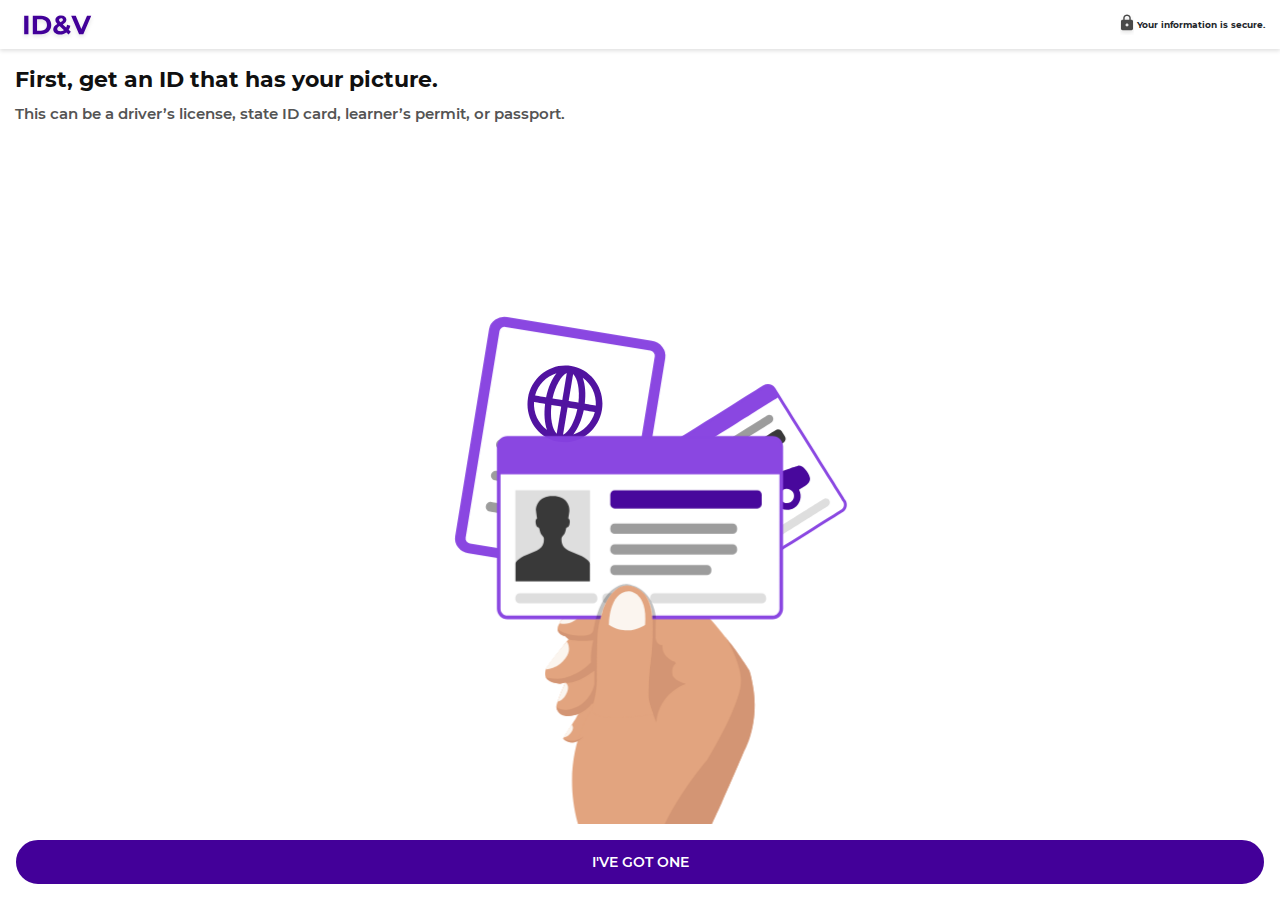
<file: front/doc-auth/en/index.html>
<!--
Copyright 2020 Idemia Identity & Security

Licensed under the Apache License, Version 2.0 (the "License");
you may not use this file except in compliance with the License.
You may obtain a copy of the License at

    http://www.apache.org/licenses/LICENSE-2.0

Unless required by applicable law or agreed to in writing, software
distributed under the License is distributed on an "AS IS" BASIS,
WITHOUT WARRANTIES OR CONDITIONS OF ANY KIND, either express or implied.
See the License for the specific language governing permissions and
limitations under the License.
-->
<!DOCTYPE html >
<html lang="en">
<head>
    <meta charset="utf-8">
    <meta http-equiv="X-UA-Compatible" content="IE=edge">
    <meta name="viewport" content="width=device-width, initial-scale=1, shrink-to-fit=no">
    <title>Document autocapture detection</title>
    <link rel="stylesheet" href="./css/bootstrap.min.css">
    <link rel="stylesheet" href="./css/style.css">
    <link rel="apple-touch-icon" sizes="180x180" href="./favicons/logo-180.png">
    <link rel="shortcut icon" href="./favicons/logo-16.png">
    <link rel="icon" type="image/png" sizes="32x32" href="./favicons/logo-32.png">
    <link rel="icon" type="image/png" sizes="16x16" href="./favicons/logo-16.png">
    <link rel="manifest" href="./favicons/manifest.json">
    <link rel="mask-icon" href="./favicons/safari-pinned-tab.svg" color="#430099">
    <meta name="apple-mobile-web-app-capable" content="yes">
    <meta name="apple-mobile-web-app-title" content="WebSDK">
    <meta name="apple-mobile-web-app-status-bar-style" content="black-translucent">
    <meta name="theme-color" content="#430099"/>
</head>
<body>
    <main class="container-fluid animation-tut">

          <!-- header -->

          <header class="row header">

            <div class="col-4 go-back d-none" id="header-go-back">
                <button class="btn btn-secondary btn-block" id="go-back-from-doc-type" data-delay>GO BACK</button>
            </div>
            <div class="col-4 logo" id="header-logo" >
                <img alt="Logo IDEMIA" src="./img/idv-logo.svg">
            </div>
            <div class="col-8 info" id="header-info-secure-section">
                <img alt="Logo IDEMIA" src="./img/lock-small.svg">
                <span  >Your information is secure.</span>
            </div>
            <div class="col-8 steps d-none" id="header-steps-section">
                <div class="header-step-completed" id='header-step1' >
                    <img alt="step done" src="./img/green-tick.svg">
                </div>
                <span class="header-hr"></span>
                <div class="header-step active-step" id='header-step2'>
                    <span>2</span>
                </div>
                <span class="header-hr"></span>
                <div class="header-step" id='header-step3' class="d-none">
                    <span>3</span>
                </div>
            </div>
        </header>

<!-- Browser compatibility Check-->
        <div id="step-compatibility" class="row step d-none">
            <div class="col-12 description">
                You seem to be using an unsupported browser.
            </div>
            <div class="col-12 browsers-description">
                <p>Please use one of following browsers for a better experience</p>
            </div>

            <div class="col-12 browsers-content">

                <div class="browsers os-list">
                    <div class="browser">
                        <div id="chrome" class="browser-img"></div><span>Google Chrome Version 66+</span>
                    </div>
                    <div  class="browser">
                        <div id="firefox" class="browser-img"></div><span>Mozilla Firefox Version 52+</span>
                    </div>
                    <div class="browser">
                        <div id="safari" class="browser-img"></div><span>Apple Safari Version 11.2+</span>
                    </div>
                    <div  class="browser">
                        <div id="opera" class="browser-img"></div><span> Opera Version 55+</span>
                    </div>
                    <div  class="browser">
                        <div id="edge" class="browser-img"></div><span> Microsoft Edge Version 17+</span>
                    </div>
                </div>
            </div>
        </div>
        <!-- Browser connectivity Check-->
        <div id="step-weak-network" class="row step d-none">
            
            <div class="col-12 animation">
                <div class="loader-animation"><div></div></div>
                <span class="description text-center">Checking network signal</span>
            </div>
            <div class="check-phone">
                <div class="">
                    <img class="contain-gif" width="100" src="./img/wifi-weak.png" alt="Weak network signal">
                </div>
                <div class="text-center description">
                    <span>Weak network signal <span class="signal-value"></span></span>
                    <small class="pt-2">
                        <span class="download">This process only works with a connection speed of at least</span>
                        <span class="upload">This process only works with an upload connection speed of at least</span>
                        <span class="signal-min-value"></span>.
                        It appears your network signal is too weak.

                    </small>
                </div>
                <div class="btn-footer w-100">
                    <button class="btn btn-primary btn-block" id="check-network">re-test network connection</button>
                </div>
            </div>
        </div>
        <!--displayed just before the livess start if no response from connectivity check-->
        <div id="connectivity-check" class="row step d-none">
        
            <div class="col-12 animation">
                <div class="loader-animation"><div></div></div>
                <span class="description text-center">Checking network signal</span>
            </div>
        </div>
        <div id="step-good-network" class="row step d-none">
         
            <div class="check-phone">
                <div class="">
                    <img class="contain-gif" width="100" src="./img/wifi-medium.png" alt="Good network signal">
                </div>
                <div class="text-center description">
                    <span>Good network signal <span class="signal-value"></span></span>
                    <small class="pt-2">This process only works with a connection speed of at least
                        <span class="signal-min-value"></span>.
                        so make sure you maintain a good connection.
                    </small>
                </div>
                <div class="btn-footer w-100">
                    <button class="btn btn-primary btn-block" data-target="#step-start-tut">i'm ready</button>
                </div>
            </div>
        </div>

        <div id="permssion-modal" class="d-none step permission-modal-step" >
        <div class="m-backdrop" ></div>
        <div class="m-modal" id="camera-permission-modal" tabindex="-1" aria-labelledby="exampleModalLabel" aria-hidden="true">
            <div class="m-dialog">
              <div class="m-content">
                <div class="m-body">
                  <span class="m-heading"> ID&V needs access to your camera to perform this task  </span> </br>
                  <span class="m-description" > Once the task is over, your phone's camera will no longer be turned on, and your data will be wiped. </span>

                </div>
                <div class="m-footer">
                  <button type="button" id="camera-permission-not-allow" class="btn" data-target="#step-scan-doc-front" >Don't Allow</button>
                  <button type="button" id="camera-permission-allow" class="btn"  data-target="#connectivity-check">Allow</button>
                </div>
              </div>
            </div>
          </div>
        </div>
        
<!--Tutorials start-->
        <div id="step-start-tut" class="row step">
            <div class="col-12 description">
                <span>First, get an ID that has your picture.</span>
                <small>This can be a driver’s license, state ID card, learner’s permit, or passport.</small>
            </div>
            <div class="col-12 animation">
                <div class="doc-auth-anim-start contain"></div>
                <div class="col-12 footer">
                    <div class="row">
                        <div class="col">
                            <button class="btn btn-primary btn-block" id="show-doc-type" data-delay>I've got one</button>
                        </div>
                    </div>
                </div>
            </div>
        </div>
<!-- Country & doc type selection -->
        <div id="step-country-selection" class="row step d-none">
         
            <div class="col-12 description">
                <span>What country is the ID from?</span>
            </div>
            <div class="col-12 animation flex-column">
                    <div class="row">
                        <div class="col-12">
                            <input type="text" id="country-search-bar" placeholder="Search for country" title="select a country">
                        </div>
                    </div>
                    <div class="row">
                        <div class="col-12">
                            <ul id="countries">
                                <li class="country-header">Frequently searched countries</li>
                            </ul>
                        </div>
                    </div>
            </div>
        </div>
        <div id="step-doctype-selection" class="row step d-none">
            <div class="col-12 description">
                <span>What type of <span id="selected-country"></span> document is it?</span>
            </div>
            <div class="col-12 animation flex-column justify-content-start"></div>
        </div>

        <div id="step-place-doc-in-palm" class="row step d-none">
            <div class="col-12 description">
                <span>Place your <span class="document-name"></span> in the palm of your hand.</span>
                <small>
                    Make sure you’re in a well-lit space and that there’s no glare on the ID.
                </small>
            </div>
            <div class="col-12 animation">
                <div class="doc-scan-front-doc contain"></div>
                <div class="col-12 footer">
                    <div class="row">
                        <div class="col">
                            <button class="btn btn-primary btn-block"
                                    data-target="#step-scan-doc-front" data-doc-type="FRONT" >Continue</button>
                        </div>
                    </div>
                </div>
            </div>
        </div>        
<!-- GENERIC DOC -->
        <div id="step-scan-doc-unknown" class="row step d-none">
       
            <div class="col-12 description">
                <span>Scan your document.</span>
                <small>Ensure your ID is centered in the frame. Clean your device’s camera if it’s dirty.</small>
            </div>
            <div class="col-12 animation">
                <div class="doc-scan-back-doc contain"></div>
                <div class="col-12 footer">
                    <div class="row">
                        <div class="col">
                            <button class="btn btn-primary btn-block"
                                    data-target="#step-doc-auth" data-doc-type="UNKNOWN">Continue</button>
                        </div>
                    </div>
                </div>
            </div>
        </div>
        <div id="step-scan-doc-unknown-result" class="row step d-none">
          
            <div class="col-12 description">
                <span>We extracted info from your document.</span>
                <small>If anything is incorrect, please retake a picture of your document.</small>
            </div>
            <div class="col-12 animation justify-content-start">
                <div class="formatted-results">
                    <div class="result-block">
                        <div class="result-header">First Name</div>
                        <div class="result-value">Michael</div>
                    </div>
                    <div class="result-block">
                        <div class="result-header">Last Name</div>
                        <div class="result-value">Daniel</div>
                    </div>
                    <div class="result-block">
                        <div class="result-header">DOB</div>
                        <div class="result-value">1975-03-07</div>
                    </div>
                    <div class="result-block">
                        <div class="result-header">Adresse</div>
                        <div class="result-value">62 Cottonwood Rd, Anytown, MA</div>
                    </div>
                </div>
                <div class="col-12 footer">
                    <div class="row">
                        <div class="col-12">
                            <button class="btn btn-primary btn-block" data-target="#step-start-tut" data-delay>Restart Demo</button>
                        </div>
                        <div class="col-12 pt-3">
                            <button class="btn btn-outline-primary btn-block"
                                    data-doc-type="UNKNOWN" data-target="#step-doc-auth">it's incorrect, rescan document</button>
                        </div>
                    </div>
                </div>
            </div>
        </div>
        <div id="step-scan-doc-unknown-error" class="row step d-none">
        
            <div class="col-12 description">
                <span>We had some difficulties to capture your document, Ensure all corners are visible.</span>
                <small class="pc-text-left text-center pt-5">Example photo</small>
            </div>
            <div class="col-12 animation">
                <img class="contain-gif" src="./img/doc-check-back-doc-sample.gif" alt="Computer flat on a table">
                <div class="col-12 footer">
                    <div class="row">
                        <div class="col">
                            <button class="btn btn-outline-primary btn-block"
                                    data-doc-type="UNKNOWN" data-target="#step-doc-auth">Retry again</button>
                        </div>
                    </div>
                </div>
            </div>
        </div>
<!-- BACK SIDE -->
        <div id="step-scan-doc-back" class="row step d-none">
           
            <div class="col-12 description">
                <span>Take a photo of the back of your <span class="document-name"></span>.</span>
                <small>
                    Ensure your ID is centered in the frame
                    <span class="doc-rule"> and that <span class="doc-rule-value"></span> clearly visible.</span> <br>
                    Clean your device’s camera if it’s dirty.
                </small>
            </div>
            <div class="col-12 animation">
                <div class="doc-scan-back-doc contain"></div>
                <div class="col-12 footer">
                    <div class="row">
                        <div class="col">
                            <button class="btn btn-primary btn-block"
                                    data-target="#step-doc-auth" data-doc-type="BACK">Continue</button>
                        </div>
                    </div>
                </div>
            </div>
        </div>
        <div id="step-scan-doc-back-error" class="row step d-none">
         
            <div class="col-12 description">
                <span>Oops!</span>
                <small class="pc-text-left pt-1">There are a few issues with the photo.</small>
                <small class="determined-text" >How we determined this</small>
                <div id="doc-error-list-back">
                </div>
                <small class="pc-text-left text-center pt-5">Example photo</small>
            </div>
            <div class="col-12 animation">
                <img class="contain-gif" src="./img/doc-check-back-doc-sample.gif" alt="Computer flat on a table">
                <div class="col-12 footer">
                    <div class="row">
                        <div class="col-6">
                            <button class=" btn btn-outline-primary btn-block restart-demo" data-target="#step-start-tut" data-delay>QUIT</button>                            
                        </div>
                        <div class="col-6">
                            <button class=" btn btn-primary btn-block "
                                    data-doc-type="BACK" data-target="#step-doc-auth">Retry again</button>
                                </div>
                    </div>
                </div>
            </div>
        </div>

<!-- FRONT SIDE -->
        <div id="step-scan-doc-front" class="row step d-none">
            <div class="col-12 description">
                <span>Take a photo of the front of your <span class="document-name"></span>.</span>
                <small>
                    Ensure your ID is centered in the frame
                    <span class="doc-rule"> and that <span class="doc-rule-value"></span> clearly visible.</span> <br>
                    Clean your device’s camera if it’s dirty.
                </small>
            </div>
            <div class="col-12 animation">
                <div class="doc-scan-front-doc contain"></div>
                <div class="col-12 footer">
                    <div class="row">
                        <div class="col">
                            <button class="btn btn-primary btn-block"
                                    data-target="#step-doc-auth" data-doc-type="FRONT" >Continue</button>
                        </div>
                    </div>
                </div>
            </div>
        </div>
     
        <div id="step-scan-doc-front-error" class="row step d-none">
             
            <div class="col-12 description">
                <span>Oops!</span>
                <small class="pc-text-left pt-1">There are a few issues with the photo.</small>
                <small class="determined-text" >How we determined this</small>
                <div id="doc-error-list-front">
                </div>
                <small class="pc-text-left text-center pt-5">Example photo</small>
            </div>
            <div class="col-12 animation">
                <img class="contain-gif" src="./img/doc-check-front-doc-sample.gif" alt="Check ID">
                <div class="col-12 footer">
                    <div class="row">
                        <div class="col-6">
                            <button class=" btn btn-outline-primary btn-block restart-demo" data-target="#step-start-tut" data-delay>QUIT</button>                            
                        </div>
                        <div class="col-6">
                            <button class=" btn btn-primary btn-block "
                                    data-doc-type="FRONT" data-target="#step-doc-auth">Retry again</button>
                                </div>
                    </div>
                </div>
            </div>
        </div>

        <!-- RESULT SECTION -->

        <div id="step-scan-doc-result" class="row step d-none">
       
            <div class="col-12 description">
                <span>Good job!</span>
                <small class="pc-text-left pt-1">The photo looks pretty good.</small>
                <small class="determined-text" >How we determined this</small>
                <div id="doc-result-list">
                </div>
            </div>
            <div class="col-12 animation a-modified">
                <div class="formatted-results justify-content-start"></div>

                <div class="col-12">
                    <button class="btn btn-outline-primary btn-block" id="showExamplePhoto" >Show Sample Photo</button>
                    <button class="btn btn-outline-primary btn-block d-none" id="hideExamplePhoto" >Hide Sample Photo</button>
                </div>
                <div class="contain-gif-cont" >
                    <img class="contain-gif d-none" id="examplePhoto" src="./img/doc-check-front-doc-sample.gif" alt="Check ID">
                </div>
                

                <div class="col-12 footer">
                    <div class="row">
                        <div class="col-6">
                            <button class=" btn btn-outline-primary btn-block restart-demo" data-target="#step-start-tut" data-delay>QUIT</button>                            
                        </div>
                        <div class="col-6">
                            <button class=" btn btn-primary btn-block continue-demo" id="continue-demo-btn" data-target="" data-delay>CONTINUE</button>
                        </div>
                        <!-- <div class="col-12 pt-3">
                            <button class="btn btn-outline-primary btn-block"
                            id="rescan-btn" data-target="#step-doc-auth">it's incorrect, rescan document</button>
                        </div> -->
                    </div>
                </div>
            </div>
        </div>

<!-- PASSPORT INSIDE PAGE -->
        <div id="step-scan-passport" class="row step d-none">
      
            <div class="col-12 description">
                <span>Scan the inside page of your passport.</span>
                <small>
                    While holding the passport with one hand, ensure the bottom info and your photo are clearly visible. Clean your phone’s camera if it’s dirty.
                </small>
            </div>
            <div class="col-12 animation">
                <div class="doc-scan-passport contain"></div>
                <div class="col-12 footer">
                    <div class="row">
                        <div class="col">
                            <button class="btn btn-primary btn-block"
                                    data-target="#step-doc-auth" data-doc-type="INSIDE_PAGE" >Continue</button>
                        </div>
                    </div>
                </div>
            </div>
        </div>
        <div id="step-scan-passport-result" class="row step d-none">
      
            <div class="col-12 description">
                <span>We extracted info from the inside page of your passport.</span>
                <small>If anything is incorrect, please rescan your document.</small>
            </div>
            <div class="col-12 animation justify-content-start">
                <div class="formatted-results"><!-- results here --></div>
                <div class="col-12 footer">
                    <div class="row">
                        <div class="col-12">
                            <button class="d-none btn btn-primary btn-block restart-demo" data-target="#step-start-tut" data-delay>Restart Demo</button>
                            <button class="d-none btn btn-primary btn-block continue-demo" data-target="#step-scan-doc-back" data-delay>looks good, continue</button>
                        </div>
                        <div class="col-12 pt-3">
                            <button class="btn btn-outline-primary btn-block"
                                    data-doc-type="INSIDE_PAGE" data-target="#step-doc-auth">it's incorrect, rescan document</button>
                        </div>
                    </div>
                </div>
            </div>
        </div>
        <div id="step-scan-passport-error" class="row step d-none">
          
            <div class="col-12 description">
                <span>We had some difficulties to capture your document, Ensure all corners are visible like the example below</span>
                <small class="pc-text-left text-center pt-5">Example photo</small>
            </div>
            <div class="col-12 animation">
                <img class="contain-gif" src="./img/doc-check-passport-sample.gif" alt="Check ID">
                <div class="col-12 footer">
                    <div class="row">
                        <div class="col">
                            <button class="btn btn-primary btn-block"
                                    data-doc-type="INSIDE_PAGE" data-target="#step-doc-auth">Retry again</button>
                        </div>
                    </div>
                </div>
            </div>
        </div>
<!-- Document Capture-->
        <div id="step-access-permission" class="row step d-none">
           
            <div class="check-phone">
                <div class="">
                    <img class="contain-gif" src="./img/phone-check_2x.png" alt="Check phone">
                </div>
                <div class="text-center description">
                    <span>In order to authenticate your document, we need access to your phone's camera. Sound good?</span>
                </div>
                <div class="btn-footer w-100">
                    <button class="btn btn-primary btn-block" data-target="#connectivity-check">i accept</button>
                </div>
            </div>
        </div>
       
        <div id="step-doc-auth" class="row step d-none">
            <div class="col-12 animation">
                <video id="user-video" class="w-100 h-100" autoplay playsinline></video>
                <div id="doc-auth-mask" class="rotatable-wh doc-auth-mask w-100 h-100 d-flex">
                    <img src="./img/doc-cap-overlay.svg" alt="failure">
                </div>
                <div id="align-doc-msg" class="rotatable-wh d-none-fadeout video-overlay w-100 h-100 d-flex">
                    <span class="d-none video-msg video-msg-unknown align-self-center">Align ID in frame</span>
                    <span class="d-none video-msg video-msg-inside-page align-self-center">Align Inside page of ID in frame</span>
                    <span class="d-none video-msg video-msg-front align-self-center">Align Front of ID in frame</span>
                    <span class="d-none video-msg video-msg-back align-self-center">Align Back of ID in frame</span>
                </div>
                <div id="blurry-doc-msg" class="rotatable-wh d-none-fadeout video-overlay w-100 h-100 d-flex">
                    <span class="video-msg align-self-center">Keep your document still</span>
                </div>
                <div id="scanning-doc-msg" class="rotatable-wh d-none-fadeout video-overlay w-100 h-100 d-flex flex-column">
                    <div class="loader-animation loader-animation-authent align-self-center mb-3"><div></div></div>
                    <span class="video-msg align-self-center">Scanning document in progress</span>
                </div>
                <div id="hold-straight-msg" class="rotatable-wh d-none-fadeout video-overlay w-100 h-100 d-flex">
                    <span class="video-msg align-self-center">Hold your document straight</span>
                </div>
                <div id="doc-low-light-msg" class="rotatable-wh d-none-fadeout video-overlay w-100 h-100 d-flex">
                    <span class="video-msg align-self-center">Low light detected</span>
                </div>
                <div id="doc-reflection-msg" class="rotatable-wh d-none-fadeout video-overlay w-100 h-100 d-flex">
                    <span class="video-msg align-self-center">Reflection detected in document</span>
                </div>
                <div id="too-close-doc-msg" class="rotatable-wh d-none-fadeout video-overlay w-100 h-100 d-flex">
                    <span class="video-msg align-self-center">Move document further</span>
                </div>
                <div id="too-far-doc-msg" class="rotatable-wh d-none-fadeout video-overlay w-100 h-100 d-flex">
                    <span class="video-msg align-self-center">Move document closer</span>
                </div>
                <div id="doc-captured" class="d-none-fadeout video-overlay w-100 h-100 d-flex">
                    <svg class="doc-captured-border">
                        <polygon points="0,0" stroke="#ac85df" fill="rgba(67, 0, 153, 0.5)" stroke-linejoin="round" stroke-width="5"/>
                    </svg>
                </div>
            </div>
        </div>
<!-- Loading Results -->
        <div id="loading-doc-results" class="loading row step d-none">
            <div class="col-12 animation">
                <div class="loader-animation loader-animation-authent"><div></div></div>
                <span class="description text-center">Authenticating…
                    <small class="text-center">Verifying your submitted document</small>
                </span>
            </div>
        </div>
<!-- Technical issue -->
        <div id="step-doc-auth-ko" class="row step d-none results">
            <div class="col-12 animation">
                <img src="./img/icons-product-no-large.svg" alt="failure">
                <span class="description text-center">Uh oh! There was an issue capturing your image.</span>
                <span class="description with-normal-font"><small class="text-center"></small>Your image was not captured.</span>
                <button class="btn btn-primary reset-animations w-100" data-target="#step-start-tut">QUIT</button>
            </div>
        </div>
        <div id="step-doc-auth-tehnical-ko" class="row step d-none results">
            <div class="col-12 animation">
                <img src="./img/icons-product-no-large.svg" alt="failure">
                <span class="description text-center">Uh oh! There was an issue capturing your image.</span>
                <span class="description"><small class="text-center">Your image was not captured.</small></span>
                <span class="description"><small class="text-center"></small></span>
                <button class="btn btn-primary reset-animations w-100" data-target="#step-start-tut">QUIT</button>
            </div>
        </div>
    </main>
    <script src="https://developer.430099.net:443/doc-server/docserver-environment-api.js"></script>
    <script src="./js/detect-env.js"></script>
    <script src="https://developer.430099.net:443/doc-server/docserver-video-api.js"></script>
    <script src="https://developer.430099.net:443/doc-server/docserver-network-check.js"></script>
    <script src="./js/index.js"></script>
</body>
</html>
</file>
<file: front/doc-auth/en/css/style.css>
/*
Copyright 2020 Idemia Identity & Security

Licensed under the Apache License, Version 2.0 (the "License");
you may not use this file except in compliance with the License.
You may obtain a copy of the License at

    http://www.apache.org/licenses/LICENSE-2.0

Unless required by applicable law or agreed to in writing, software
distributed under the License is distributed on an "AS IS" BASIS,
WITHOUT WARRANTIES OR CONDITIONS OF ANY KIND, either express or implied.
See the License for the specific language governing permissions and
limitations under the License.
*/

/* load custom fonts */
@font-face {
    font-family: Montserrat;
    src: url(../font/Montserrat-Regular.woff2) format('woff2'), url(../font/Montserrat-Regular.ttf) format('ttf');
    font-weight: normal;
    font-style: normal;
}

@font-face {
    font-family: Montserrat;
    src: url(../font/Montserrat-Bold.woff2) format('woff2'), url(../font/Montserrat-Bold.ttf) format('ttf');
    font-weight: bold;
    font-style: normal;
}

@font-face {
    font-family: Montserrat;
    src: url(../font/Montserrat-SemiBold.woff2) format('woff2'), url(../font/Montserrat-SemiBold.ttf) format('ttf');
    font-weight: 500;
    font-style: normal;
}

html,
body {
    height: 100%;
    padding: 0;
    margin: 0;
}

body {
    display: flex;
    flex: 1;
    font-family: Montserrat, "Helvetica Neue", Helvetica, Arial, sans-serif;
}

main {
    display: flex;
    flex-direction: column;
    min-width: 320px;
    background: white;
}
main.pc {
    min-width: 1024px;
}
.pc .header {
    height: 88px;
}
.header {
    padding: 0;
    height: 49px;
    box-shadow: 0 2px 4px 0 rgba(0, 0, 0, 0.12);
    background: white;
}
.header > col,.col-4,.col-8  {
    display: flex;
    align-items: center;
}

header .info {
    justify-content: flex-end;
}
header .info span {
    font-size: 9px;
    font-weight: bold;
    
}
header .logo .skip {
    background: white;
    text-align: center;
    font-size: 14px;
    color: #430099;
    height: 30px;
    line-height: 30px;
    border-radius: 15px;
    border: solid 1px #430099;
    font-weight: bold;
    cursor: pointer;
    padding: 0 10px;
    text-transform: uppercase;

}

.header .steps {
    display: flex;
    align-items: center;
    justify-content: flex-end;
    flex-grow: 1;
}

.header-step {
    width: 2rem;
    height: 2rem;
    display: flex;
    align-items: center;
    justify-content: center;
    border-radius: 50%;
    padding: 0.4rem;
    font-size: 14.2px;
    font-weight: bold;
    color: #101010;
    border: 2px solid #979797;
}
.header-step span {
    opacity: 0.2;
}

.header-step.active-step  {
background-color: #101010;
color: white;
border: none;
}

.header-step.active-step span {
    opacity: 1;
}

.header-hr {
width: 1.6rem;
height: 2px;
background-color: #9b9b9b;
}

.permission-modal-step {
    flex: none !important;
}

.m-backdrop {
    position: fixed;
    top: 0;
    left: 0;
    z-index: 1040;
    width: 100vw;
    height: 100vh;
    background-color: #000;
    opacity: 0.5;
}
.m-modal {
    position: fixed;
    top: 0;
    right: 0;
    bottom: 0;
    left: 0;
    z-index: 1050;
    display: block;
    overflow: hidden;
    outline: 0;
    
}

.m-dialog {
    display: flex;
    -ms-flex-align: center;
    align-items: center;
    min-height: calc(100% - (.5rem * 2));

    
    justify-content: center;
}
.m-content {
    background-color: rgb(239, 239, 239);
    text-align: center;
    width: 80%;


    position: relative;
    display: flex;
    -ms-flex-direction: column;
    flex-direction: column;
    pointer-events: auto;
    background-clip: padding-box;
    border: 1px solid rgba(0,0,0,.2);
    border-radius: .8rem;
    outline: 0;
}

.m-body {
    position: relative;
    flex: 1 1 auto;
    padding: 1rem;
}
.m-heading {
    font-size: 17px;
  font-weight: 500;
  color: #030303;
}
.m-description {
    font-size: 13px;
    color: #030303;
}
.m-footer {
    display: flex;
    align-items: center;
    border-top: 1px solid rgba(77, 77, 77, 0.2);
    padding: 0.1rem 1rem;
}
.m-footer .btn{
    font-size: 17px;
    font-weight: 500;
    color: #007aff;
    border: none;
    text-transform: none;
    margin-left: 4px;
    flex: 1;
    background-color: transparent;
}

#camera-permission-not-allow {
    border-right: 1px solid rgba(77, 77, 77, 0.2);
    border-color:  rgba(77, 77, 77, 0.2) !important;
    border-radius: 0;
}

.pointer {cursor: pointer}
.w-80 { width: 80%!important;}
.pc header .logo .skip {
    height: 45px;
    line-height: 45px;
}
.pc header .logo img {
    width: 296px
}

.darker-bg {
    background-color: #2c2c2c!important;
}
.step {
    flex: 1;
    flex-direction: column;
    margin:0;
}
.step-basis-auto {
    flex: 1 0 auto !important;
}
.pc .step {
    margin: 0 66px;
}
.step .description,
.step .footer {
    flex: 0 0 auto;
}

.step .description {
    font-size: 22px;
    font-weight: bold;
    line-height: 1.36;
    color: #101010;
    padding: 16px 0;
}
.step .description small {
    margin-top: 8px;
    display: block;
    line-height: 1.38;
    color: #545454;
    font-size: 70%;
    font-weight: 500;
}
.pc .step .description small.pc-text-left {
    text-align: left!important;
}
small ul {
    margin: 0; padding:0 0 0 16px;
}
.step .check-phone {
    flex-direction: column;
    display: flex;
    justify-content: center;
    align-items: center;
    flex: 1;
    padding: 16px 0;
}
.check-phone img {max-height: 184px;}
.pc .check-phone img {max-height: 250px;}
#step-weak-network .animation,
#loading-doc-results .animation,
#connectivity-check .animation {
    align-items: center;
    flex-direction: column;
    justify-content: center;
}
#step-weak-network .signal-value {color: #f23445}
#step-good-network .signal-value {color: #4b9e00}
.start-tutorial {
    background: black;
    flex: 1;
    display: flex;
    justify-content: center;
    align-items: center;
    cursor: pointer;
    margin-bottom: 20px;
}

/* hide all pc items*/
.pc-item {
    display: none;
}
/* hide all mobile item on pc environment*/
.pc .mobile-item {
    display: none;
}
/* show pc items on pc environment*/
.pc .pc-item {
    display: block;
}

/* ** */
.pc .step .description {
    font-size: 38px;
}
.step .animation {
    flex: 1 2 0;
    padding: 0;
    display: flex;
    align-items: flex-start;
    justify-content: center;
}
.pc .step .animation {
    flex-direction: column;
    justify-content: flex-start;
}
.step .animation .contain-gif{
    object-fit: contain;
    width: 100%;
    height: 100%;
    padding-bottom: 80px;
}
.step .animation .contain{
    /*object-fit: contain;
    width: 100%;
    height: 100%;
    padding-bottom: 80px;*/
    margin: 0 -15px;
    position: absolute;
    object-fit: cover;
    left: 0;
    right: 0;
    height: 100%;
}
.pc .step .animation .contain{
    height: 400px;
    width: 500px;
    padding-bottom: 0;
    position: relative;
}
.step .footer {
    padding: 16px;
    background-color: white;
    position: fixed;
    bottom: 0;
    left: 0;
    right: 0;
}
.pc .step .footer, .pc .step .btn-footer {
    position: relative;
    max-width: 576px;
}
.pc .step .footer .col{
    padding-bottom: 1rem;
}

.btn {
    height: 44px;
    font-size: 14px;
    font-weight: 500!important;
    text-transform: uppercase;
    border-color: #430099;
    border-radius: 40px;
    display: flex;
    align-items: center;
    justify-content: center;
    border-width: 2px;
}

.btn img {
    width: 18px;
    margin: 0 5px;
}
.pc .btn {
    height: 60px;
    font-size: 18px;
}

.btn-primary,
.btn-primary:active {
    background-color: #430099!important
}
.btn,
.btn:hover,
.btn:focus,
.btn:active {
    border-color: #430099!important;
    box-shadow: none!important;
}

.btn-outline-primary,
.btn-outline-primary:active {
    color: #430099!important;
    background-color: white!important;
}
.btn-secondary {
    color: #430099!important;
    background-color: white!important;
    height: 32px;
}

.browsers-content {
    flex: 1;
    flex-wrap: wrap;
}
.browsers-description {
    flex: 0 0 auto;
    padding: 20px;
}
.browsers, .os-list {
    display: flex;
    flex-wrap: wrap;
    justify-content: center;
}
.browser, .os {
    display: flex;
    flex: 1 1 100%;
}
.browser-img,.os-img{
    background-size: auto 100px;
    background-repeat: no-repeat;
    width: 100px;
    height: 100px;
    display: inline-block;
    margin: 5px;
}
.browser-img {
    background-image: url(../img/browsers.png) ;
}
.os-img {
    background-image: url(../img/os.png) ;
}
.browser > span,.os > span  {
    align-self: center;
}

.browser #chrome {
    background-position: -100px 0;
}
.browser #firefox {
    background-position: -200px 0;
}
.browser #edge {
    background-position: -300px 0;
}
.browser #safari, .browsers #mobile-safari {
    background-position: -400px 0;
}
.browser #opera {
    background-position: -500px 0;
}

.browser #samsung-browser {
    background-position: -600px 0;
}
.os #windows {
    background-position: 0 0;
}
.os #android {
    background-position: -100px 0;
}
.os #ios {
    background-position: -200px 0;
}
.os #mac-os {
    background-position: -300px 0;
}
.os #linux {
    background-position: -400px 0;
}
.column-center {
    flex: 0 0 auto;
    display: flex;
    flex-direction: column;
    justify-content: center;
    align-items: center;
    padding:0;
}
.pc .column-center {
    align-items: flex-start;
    max-width: 500px;
}
.row-center {
    flex: 0 0 auto;
    display: flex;
    justify-content: center;
    align-items: center;
    flex-direction: column;
    width: 100%;
    margin-bottom: 16px;
    padding: 10px;
    border: 1px solid #b3babe;
    /*max-height: 123px;*/
    /*min-height: 106px;*/
    cursor: pointer;
}
.pc .row-center:hover {
    border: 1px solid #430099;
}
.row-center img {
    width: 100%;
    height: 45px;
    object-fit: contain;
}
.row-center span{
    margin-top: 15px
}
/* country selection */
#step-country-selection #country-search-bar {
    width: 100%;
    height: 38px;
    border-radius: 5px;
    border: solid 1px rgba(153, 153, 153, 0.5);
    margin-bottom: 16px;
    padding-left: 38px;
    font-size: 14px;
    color: black;
    background-color: white;
    background-image: url(../img/search-bar-icon.png);
    background-repeat: no-repeat;
    background-position: 8px center;
    background-size: 22px;
}
#step-country-selection .animation {
    justify-content: flex-start;
    align-items: stretch;
}
#step-country-selection ul#countries {
    list-style-type: none;
    margin:0; padding:0;
}
#step-country-selection ul#countries li.country-header {
    background: #dddddd;
    padding: 0 25px;
    margin: 0 -15px;
    font-weight: 500;
}
#step-country-selection ul#countries a {
    text-decoration:none;
    color:black;
    padding: 10px;
    display: inline-block;
    width: 100%;
    border-top: 1px solid #dddddd;

}
#step-country-selection ul#countries a.no-borders {
    border:0 !important;
}
#step-country-selection ul#countries a:hover,ul a:focus {
    background-color: #dddddd;
}
#step-doctype-selection .document-type-name {
    font-weight: 500;
    font-size: 17px;
}
/* video items*/
video {background-color: black}
#step-doc-auth {margin: 0 -15px}
.pc #step-doc-auth {
    margin: 0;
    align-self: center;
    width: 100%
}
#step-doc-auth .doc-auth-mask {
    position: absolute;
    top: 0 ;
    z-index: 99;
    justify-content: center;
    align-items: center;
}

#step-doc-auth #align-barcode {
    background: rgba(0, 0, 0, 0.5);
}

#step-doc-auth .doc-auth-mask-border {
    flex-direction: column;
    justify-content: center;
    align-items: stretch;
    border: 5px solid white;
    border-radius: 15px;
    background: transparent;
    box-shadow: 0 0 0 1000px rgba(0,0,0,0.75);
    position: relative;

}
#step-doc-auth  #doc-auth-mask .doc-auth-mask-border {
    border: 10px solid #430099;
    background: rgba(67, 0, 153, 0.5);
    box-shadow: none;
}
#step-doc-auth .doc-auth-mask-border .mask-column {
    text-align: center;
}
#step-doc-auth .doc-auth-mask-border img {
    opacity: 0.5;
}

:root{
    --mask-margin: 0.85; /* take 85% of screen */
}
/* display document borders (refer to official dimensions
    https://fr.wikipedia.org/wiki/ISO/CEI_7810) */
.id1 {
    /* ID1 */
    --mask-w-ratio: 158.577251vh; /* 85.6/53.98 = 1.58577251 */
    --mask-h-ratio: 63.0607476vw; /* 100/63.0607476 = 1.58577251 */
}
.id2 {
    /* ID2 */
    --mask-w-ratio: 141.891892vh; /* 105/74 = 1.41891892 */
    --mask-h-ratio: 70.4761904vw; /* 100/70.4761904 = 1.41891892 */
}
.id3 {
    /* ID3 */
    --mask-w-ratio: 142.045455vh; /* 125/88 = 1.42045455 */
    --mask-h-ratio: 70.3999998vw; /* 100/70.3999998 = 1.42045455 */
}

#step-doc-auth .doc-auth-mask-border {
    width: calc(var(--mask-margin) * 100%);
    max-width: calc(var(--mask-margin) * var(--mask-w-ratio));
    height: calc(var(--mask-margin) * var(--mask-h-ratio));
    max-height: calc(var(--mask-margin) * 100%);
}
#step-doc-auth .video-msg {
    max-width: calc(var(--mask-margin) * var(--mask-w-ratio));
}

#step-doc-auth .doc-auth-mask-border .mask-column {
    padding: 10px;
}

@media (orientation: portrait) {
    .id1 {
        /* ID1 */
        --mask-w-ratio: 158.577251vw; /* 85.6/53.98 = 1.58577251 */
        --mask-h-ratio: 63.0607476vh; /* 100/63.0607476 = 1.58577251 */
    }
    .id2 {
        /* ID2 */
        --mask-w-ratio: 141.891892vw; /* 105/74 = 1.41891892 */
        --mask-h-ratio: 70.4761904vh; /* 100/70.4761904 = 1.41891892 */
    }
    .id3 {
        /* ID3 */
        --mask-w-ratio: 142.045455vw; /* 125/88 = 1.42045455 */
        --mask-h-ratio: 70.3999998vh; /* 100/70.3999998 = 1.42045455 */
    }
    #step-doc-auth .rotatable {
        transform: rotate(90deg);
    }
    main #step-doc-auth .rotatable-wh{
        transform: rotate(90deg);
        transform-origin: right top;
        overflow-x: hidden;
        position: absolute;
        top: 100%;
        right: 0;
        margin: 0!important;
    }
}
#step-doc-auth .animation {
    align-items: center;
    background-color: black
}
.pc #step-doc-auth .animation {
    justify-content: center;
    box-shadow: 0 0 10px 3px rgba(0,0,0,0.75);
}

#step-doc-auth .video-overlay {
    position: absolute;
    top: 0 ; /* high of header */
    z-index: 99;
    display: flex;
    justify-content: center;
    background-position: center;
    background-repeat: no-repeat;
    background-size: contain;
    transition: opacity 1s ease-in;
}

#step-doc-auth .d-none-fadeout {
    opacity: 0!important;
    transition: opacity 500ms ease-out;
}

#step-doc-auth .video-msg {
    color: white;
    text-shadow: 0 0 8px rgba(67, 0, 153, 0.5);
    font-size: 34px;
    font-weight: bold;
    line-height: 1.11;
    text-align: center;
    padding: 0 30px;
}
#step-doc-auth .video-msg-center {
    align-self: center;
    font-size: 34px;
    line-height: 1.2;
    text-align: center;
    word-spacing: 100vw; /* to force words wrap*/
}
.pc #step-doc-auth .video-msg-center {
    font-size: 44px;
}
#step-doc-auth .video-msg-bottom {
    align-self: flex-end;
    line-height: 1.2;
}
.pc #step-doc-auth .video-msg-bottom {
    font-size: 44px;
}
#step-doc-auth .video-msg-top {
    position: absolute;
    top: 0;
    left: 0;
    padding: 20px;
    margin-top: 49px ; /* high of header */
}
.pc #step-doc-auth .video-msg-top {
    margin-top: 88px ; /* high of header */
}

#stop-tutorial {
    position: absolute;
    z-index: 99;
    top: 44px;
    left: 0;
    width: 36px;
    height: 36px;
    border-radius: 50%;
    margin: 10px;
    box-shadow: 0 4px 4px 0 rgba(0, 0, 0, 0.24), 0 0 4px 0 rgba(0, 0, 0, 0.12);
    border: 2px solid;
    background-color: #ffffff;
    font-weight: bold;
    color: #430099 !important;
    cursor: pointer;
}
.video-msg-wrapper.d-none-fadeout{
    margin-top: 49px ; /* high of header */
    height: calc(100% - 49px) !important;
}
.pc .video-msg-wrapper.d-none-fadeout{
    margin-top: 88px ; /* high of header */
    height: calc(100% - 88px) !important;
}
#step-doc-auth .video-msg-wrapper {
    z-index: 999999;
    background-color: rgba(255,255,255,0.98);
}

#step-doc-auth .video-msg-wrapper .video-msg {
    padding: 16px;
    color:black;
}

#step-doc-auth .bg-green {background-color: #1e7e34}
#step-doc-auth #doc-captured {
    background-size: contain;
    z-index: 9999;
}
#step-doc-auth #doc-captured .doc-captured-border {
    position: absolute;
    top: 0;
    left: 0;
    width: 100%;
    height: 100%;
}
#step-doc-auth #doc-captured img{
    position: absolute;
    align-self: center;
}
#step-doc-auth #doc-captured .footer {
    background: white;
    width: 100%;max-width: 100%;
    display: flex;
    justify-content: center;
}
.pc .results {
    margin-left: 0;
}
.results .animation{
    flex-direction: column;
    align-items: center!important;
    justify-content: center!important;
}
.results .animation .btn:not(.btn-block) {
    padding-left: 4rem;
    padding-right: 4rem;
    margin-top: 4rem;
}
.loading {
    position: fixed;
    top: 0; bottom: 0;
    left: 0; right: 0;
    background-color: white;
    z-index: 9999;
    transition: background-color 100ms linear;
    background-color: rgba(255,255,255,1);
}
.loading .animation {
    flex-direction: column;
    align-items: center;
    justify-content: center;
}
.loader-animation {
    width: 80px;
    height: 80px;
    position: relative;
}
.pc .loader-animation {
    width: 100px;
    height: 100px;
}
.loading .loader-animation-upload {
    background: url('../img/upload_3x.png') center no-repeat;
    background-size: 40%;
}
.loading .loader-animation-authent {
    background: url('../img/lock.png') center no-repeat;
    background-size: 40%;
}
.loader-animation > div{
    width: 100%;
    height: 100%;
    border: 5px solid #cccccc;
    border-top-color: #101010;
    border-radius: 50%;
    position: relative;
    top: 0;
    left: 0;
    animation: loader-rotate 1s linear infinite;
}
@keyframes loader-rotate {
    0% {
        transform: rotate(0);
    }
    100% {
        transform: rotate(360deg);
    }
}
.best-image {
    background-position: center center;
    background-size: cover;
    background-repeat: no-repeat;
    width: 220px;
    height: 250px;
    justify-content: center;
    transform: scaleX(-1);
    position: relative;
}
.best-image img {
    transform: scaleX(-1);
    position: absolute;
    top: -37px;
    right: -30px;
}

/*generic*/
.bg-orange { background-color: #ff6700}
.bg-green { background-color: #429400}
.animation-tut .video-tut { display:none!important;}
.video-tut .animation-tut { display:none!important;}


/* formatted results */
.formatted-results {
    overflow: hidden;
    display: flex;
    flex-wrap: wrap;
    padding-bottom: 140px;
}
.pc .formatted-results {
    overflow: visible;
    padding-bottom: 10px;
}
.formatted-results .result-block {
    flex: 1 1 50%;
    margin-bottom: 16px;
}
.formatted-results .best-image-wrapper {
    flex: 1 100%;
}
.formatted-results .best-image-wrapper img{
    width: 100%;
    position: absolute;
}
.pc .formatted-results .best-image-wrapper img{
    width: 70%;
}
.formatted-results .best-image-wrapper svg {
    position: absolute;
    width: 100%;
}
.formatted-results .result-header {
    font-weight: bold;
    font-size: 18px;
    font-stretch: normal;
    font-style: normal;
    line-height: 1.5;
    letter-spacing: normal;
    color: #4a4a4a;
}
.formatted-results .result-value {
    white-space: nowrap;
    font-size: 16px;
    font-weight: bold;
    font-stretch: normal;
    font-style: normal;
    line-height: 1.25;
    letter-spacing: normal;
    color: #101010;
}
.formatted-results .result-value-scroll {
    font-size: 80%;
    overflow-x: scroll;
    flex: 1 60%;
}
.pc .formatted-results .result-value-scroll {
    overflow-x: visible;
}

.result-item {
    display: flex;
    align-items: center;
    margin-top: 4px;
}

.result-item small {
    margin-top: 0 !important;
    margin-left: 6px;
}

.determined-text {
    color: #430099 !important;
    margin-bottom: 6 !important;
}


.step .a-modified {
    flex: auto;
    flex-grow: 1;
    flex-direction: column;
}

.a-modified .formatted-results {
    width: 100%;
    padding-bottom: 0;
}
.a-modified .formatted-results .best-image-wrapper .img{
    flex: auto;
}

.step .a-modified .contain-gif-cont{
    padding-bottom: 100px;
}
.step .a-modified .contain-gif{
    height: auto;
    padding-bottom: 20px;
    margin-top: 20px;
}

.with-normal-font {
    font-weight: normal !important;
    padding-top: 0 !important;
}
</file>
